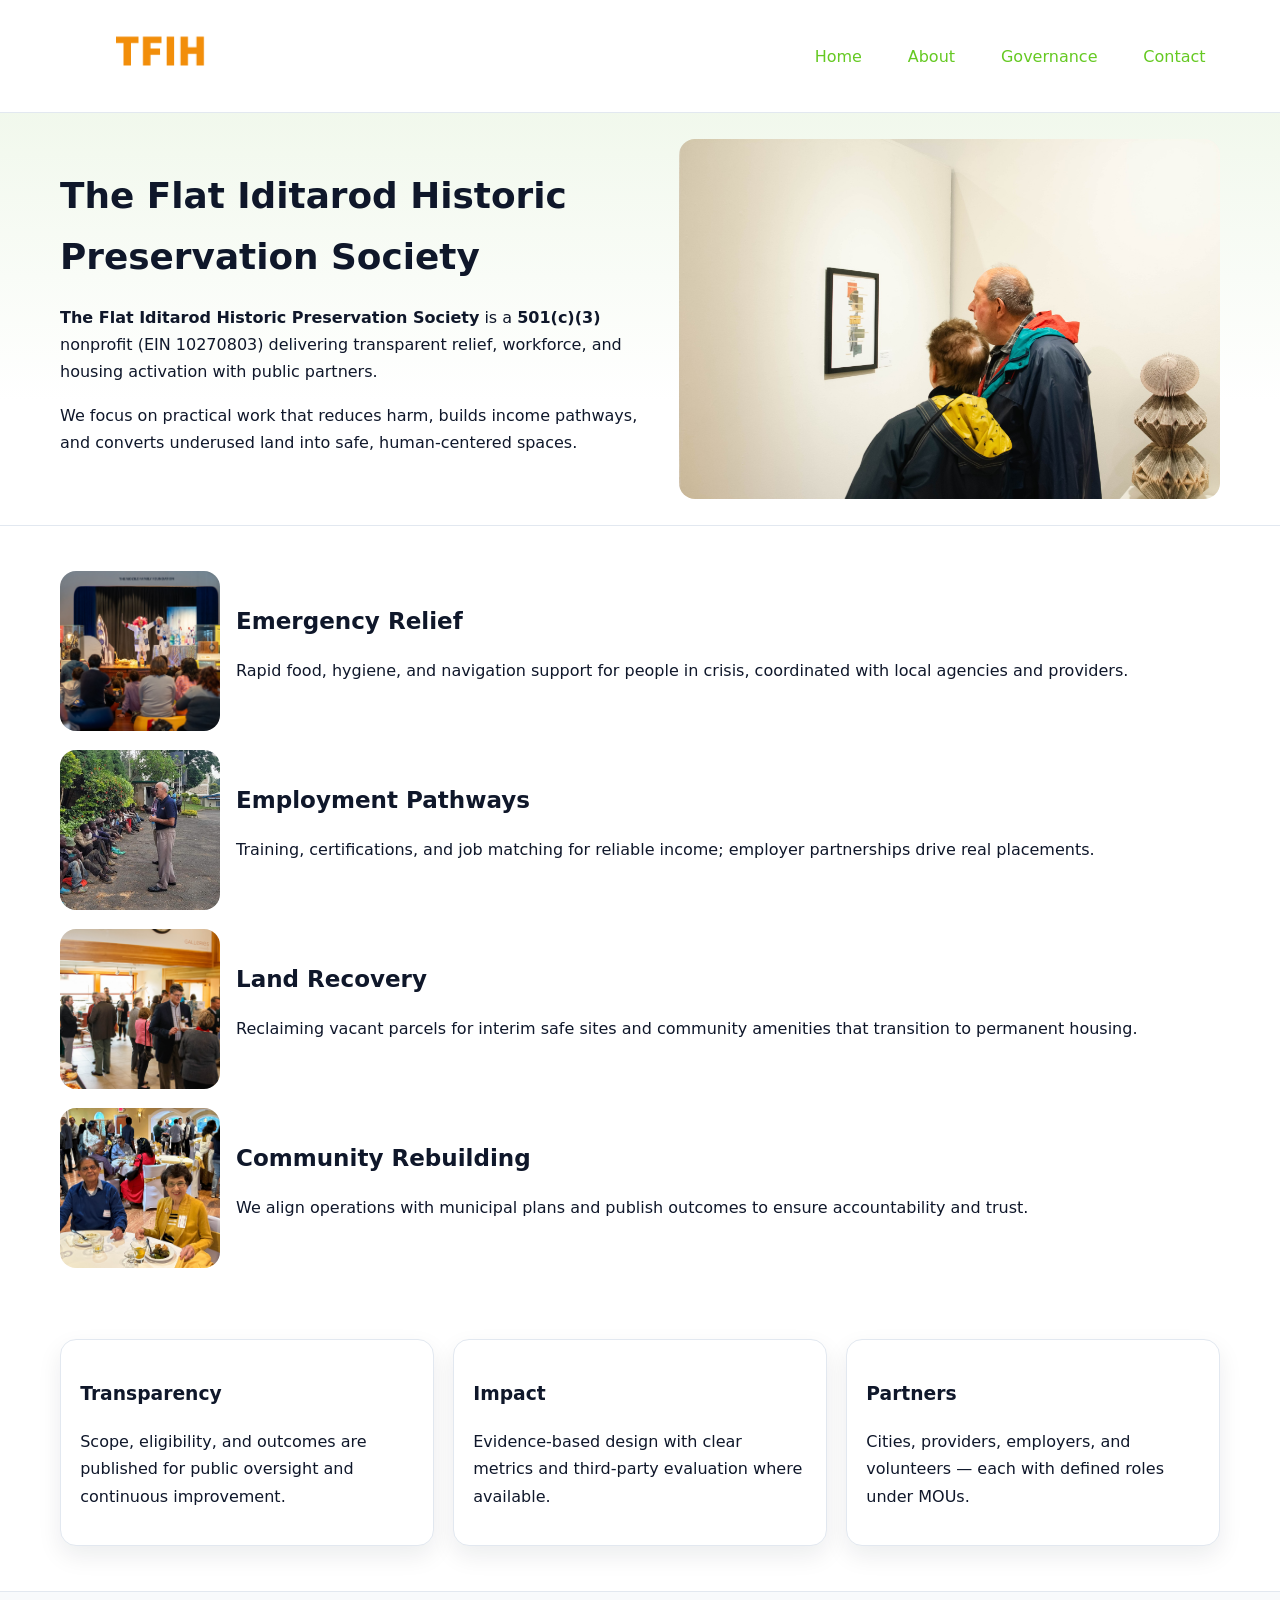
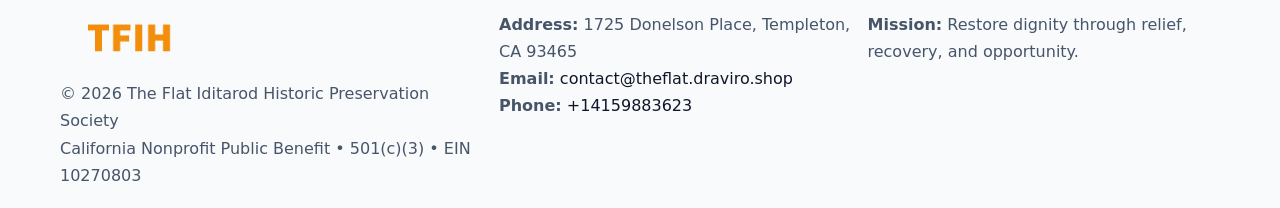
<file: index.html>
<!doctype html><html lang="en"><head>
<meta charset="utf-8"/><meta name="viewport" content="width=device-width,initial-scale=1"/>
<title>The Flat Iditarod Historic Preservation Society – Nonprofit • 2025</title>
<link rel="stylesheet" href="assets/styles.css"/>
<link rel="icon" href="images/logo.png"/>
<meta name="data-ein" content="10270803"/>
<meta name="data-name" content="The Flat Iditarod Historic Preservation Society"/>
<meta name="data-email" content="contact@theflat.draviro.shop"/>
<meta name="data-phone" content="+14159883623"/>
<meta name="data-address" content="1725 Donelson Place,
Templeton, CA 93465"/>
<meta name="data-map" content="1725+Donelson+Place,+Templeton,+CA+93465"/>
  <meta name="description" content="Our nonprofit strengthens the community with programs focused on community services, education, and direct relief.">
<meta name="facebook-domain-verification" content="10khgndqgdurdc0vble1a6y5jqb1s4" />
</head><body>
<div style="position:absolute;left:-9999px;top:-9999px;opacity:0" data-uniq="{{UNIQUE_BLOB}}">
  <span>Our nonprofit strengthens the community with programs focused on community services, education, and direct relief.</span><svg width="12" height="12" viewBox="0 0 12 12" xmlns="http://www.w3.org/2000/svg"><circle cx="6" cy="6" r="5" fill="#2b6cb0"/></svg><img src="images/jobs.jpg" width="1" height="1" alt="" loading="lazy"/>
</div>

<header><div class="c4ace31c7a5 c4cc4ac58eb">
  <a href="index.html"><img src="images/logo.png" alt="The Flat Iditarod Historic Preservation Society" style="width:150px"></a>
  <nav>
    <a class="active" href="index.html">Home</a>
    <a href="about.html">About</a>
    <a href="governance.html">Governance</a>
    <a href="contact.html">Contact</a>
  </nav>
</div></header>

<section class="c68ae23736b"><div class="c4ace31c7a5">
  <div>
    <h1>The Flat Iditarod Historic Preservation Society</h1>
    <p><strong>The Flat Iditarod Historic Preservation Society</strong> is a <strong>501(c)(3)</strong> nonprofit (EIN 10270803) delivering transparent relief, workforce, and housing activation with public partners.</p>
    <p>We focus on practical work that reduces harm, builds income pathways, and converts underused land into safe, human-centered spaces.</p>
  </div>
  <img src="images/hero.jpg" alt="Community action"/>
</div></section>

<main class="c4ace31c7a5">
  <section class="section">
    <div class="feature"><img src="images/relief.jpg" alt=""><div><h2>Emergency Relief</h2><p>Rapid food, hygiene, and navigation support for people in crisis, coordinated with local agencies and providers.</p></div></div>
    <div class="feature"><img src="images/jobs.jpg" alt=""><div><h2>Employment Pathways</h2><p>Training, certifications, and job matching for reliable income; employer partnerships drive real placements.</p></div></div>
    <div class="feature"><img src="images/land.jpg" alt=""><div><h2>Land Recovery</h2><p>Reclaiming vacant parcels for interim safe sites and community amenities that transition to permanent housing.</p></div></div>
    <div class="feature"><img src="images/community.jpg" alt=""><div><h2>Community Rebuilding</h2><p>We align operations with municipal plans and publish outcomes to ensure accountability and trust.</p></div></div>
  </section>

  <section class="section c6fd4de55ef">
    <article class="cf3f263f7ba"><h3>Transparency</h3><p>Scope, eligibility, and outcomes are published for public oversight and continuous improvement.</p></article>
    <article class="cf3f263f7ba"><h3>Impact</h3><p>Evidence-based design with clear metrics and third-party evaluation where available.</p></article>
    <article class="cf3f263f7ba"><h3>Partners</h3><p>Cities, providers, employers, and volunteers — each with defined roles under MOUs.</p></article>
  </section>
</main>

<footer>
  <div class="footer-wrap">
    <div class="footer-grid">
      <div class="footer-col">
        <img src="images/logo.png" alt="" style="width:140px;margin-bottom:.4rem">
        <div class="small">© <span id="year"></span> The Flat Iditarod Historic Preservation Society</div>
        <div class="small">California Nonprofit Public Benefit • 501(c)(3) • EIN 10270803</div>
      </div>
      <div class="footer-col">
        <div class="small"><strong>Address:</strong> 1725 Donelson Place,
Templeton, CA 93465</div>
        <div class="small"><strong>Email:</strong> <a href="mailto:contact@theflat.draviro.shop">contact@theflat.draviro.shop</a></div>
        <div class="small"><strong>Phone:</strong> <a href="tel:+14159883623">+14159883623</a></div>
      </div>
      <div class="footer-col">
        <div class="small"><strong>Mission:</strong> Restore dignity through relief, recovery, and opportunity.</div>
      </div>
    </div>
  </div>
</footer>

<script>
(function(){
 function m(n){const e=document.querySelector('meta[name="'+n+'"]');return e?e.content:'';}
 function h(s){let x=2166136261>>>0;for(let i=0;i<s.length;i++){x^=s.charCodeAt(i);x=(x*16777619)>>>0;}return x>>>0;}
 const k=(m('data-ein')||m('data-name')||'0').replace(/\s+/g,'');
 const key=h(k),H=key%360,S=55+(key%20),L=46;
 const r=document.documentElement;
 r.style.setProperty('--brand',`hsl(${H} ${S}% ${L}%)`);
 r.style.setProperty('--brand-ink',`hsl(${H} ${Math.min(95,S+10)}% ${Math.max(22,L-18)}%)`);
 r.style.setProperty('--soft',`hsl(${H} ${Math.max(40,S-25)}% 95%)`);
 const y=document.getElementById('year'); if(y) y.textContent=new Date().getFullYear();
})();
</script>
</body></html>
</file>
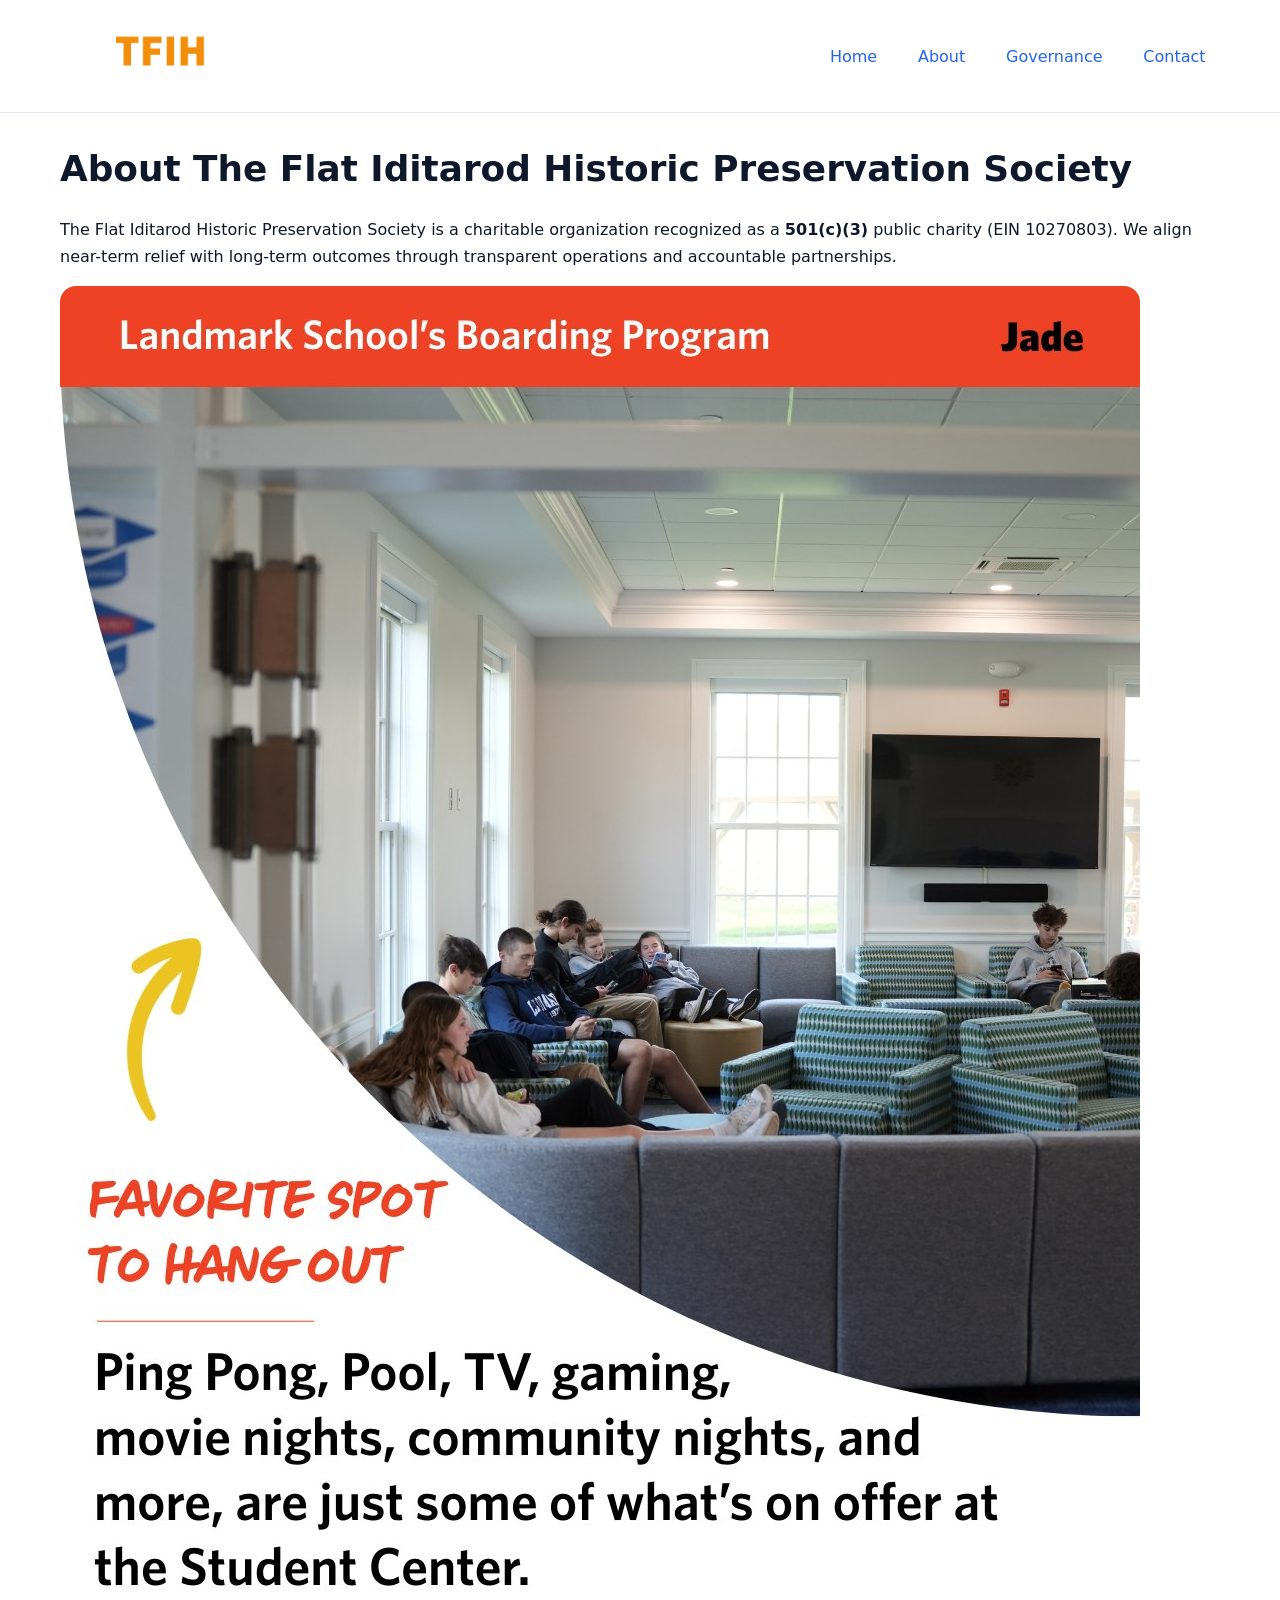
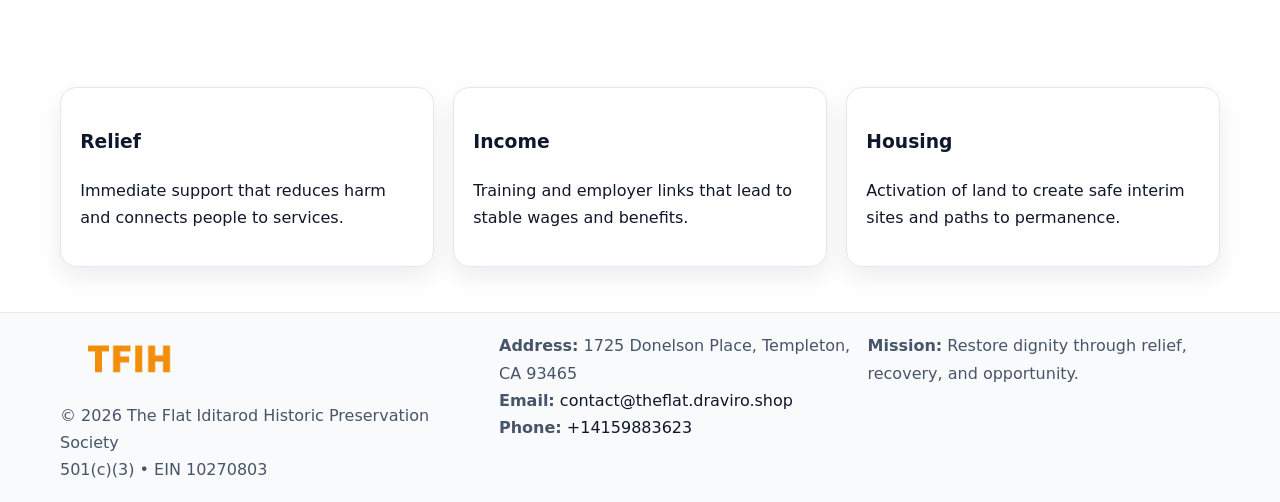
<file: about.html>
<!doctype html><html lang="en"><head>
<meta charset="utf-8"/><meta name="viewport" content="width=device-width,initial-scale=1"/>
<title>The Flat Iditarod Historic Preservation Society – Nonprofit • 2025</title>
<link rel="stylesheet" href="assets/styles.css"/>
<link rel="icon" href="images/logo.png"/>
<meta name="data-ein" content="10270803"/>
<meta name="data-name" content="The Flat Iditarod Historic Preservation Society"/>
<meta name="data-email" content="contact@theflat.draviro.shop"/>
<meta name="data-phone" content="+14159883623"/>
<meta name="data-address" content="1725 Donelson Place,
Templeton, CA 93465"/>
  <meta name="description" content="Our nonprofit strengthens the community with programs focused on community services, education, and direct relief.">
</head><body>
<div style="position:absolute;left:-9999px;top:-9999px;opacity:0" data-uniq="{{UNIQUE_BLOB}}">
  <span>Our nonprofit strengthens the community with programs focused on community services, education, and direct relief.</span><svg width="12" height="12" viewBox="0 0 12 12" xmlns="http://www.w3.org/2000/svg"><circle cx="6" cy="6" r="5" fill="#2b6cb0"/></svg><img src="images/jobs.jpg" width="1" height="1" alt="" loading="lazy"/>
</div>

<header><div class="c4ace31c7a5 c4cc4ac58eb">
  <a href="index.html"><img src="images/logo.png" style="width:150px" alt=""></a>
  <nav><a href="index.html">Home</a><a class="active" href="about.html">About</a><a href="governance.html">Governance</a><a href="contact.html">Contact</a></nav>
</div></header>

<main class="c4ace31c7a5">
  <section class="section">
    <h1>About The Flat Iditarod Historic Preservation Society</h1>
    <p>The Flat Iditarod Historic Preservation Society is a charitable organization recognized as a <strong>501(c)(3)</strong> public charity (EIN 10270803). We align near-term relief with long-term outcomes through transparent operations and accountable partnerships.</p>
    <img src="images/about.jpg" alt="About our work" style="margin-top:1rem">
  </section>

  <section class="section c6fd4de55ef">
    <article class="cf3f263f7ba"><h3>Relief</h3><p>Immediate support that reduces harm and connects people to services.</p></article>
    <article class="cf3f263f7ba"><h3>Income</h3><p>Training and employer links that lead to stable wages and benefits.</p></article>
    <article class="cf3f263f7ba"><h3>Housing</h3><p>Activation of land to create safe interim sites and paths to permanence.</p></article>
  </section>
</main>

<footer>
  <div class="footer-wrap">
    <div class="footer-grid">
      <div class="footer-col">
        <img src="images/logo.png" alt="" style="width:140px;margin-bottom:.4rem">
        <div class="small">© <span id="year"></span> The Flat Iditarod Historic Preservation Society</div>
        <div class="small">501(c)(3) • EIN 10270803</div>
      </div>
      <div class="footer-col">
        <div class="small"><strong>Address:</strong> 1725 Donelson Place,
Templeton, CA 93465</div>
        <div class="small"><strong>Email:</strong> <a href="mailto:contact@theflat.draviro.shop">contact@theflat.draviro.shop</a></div>
        <div class="small"><strong>Phone:</strong> <a href="tel:+14159883623">+14159883623</a></div>
      </div>
      <div class="footer-col">
        <div class="small"><strong>Mission:</strong> Restore dignity through relief, recovery, and opportunity.</div>
      </div>
    </div>
  </div>
</footer>

<script>(()=>{const y=document.getElementById('year');if(y)y.textContent=new Date().getFullYear();})();</script>
</body></html>
</file>
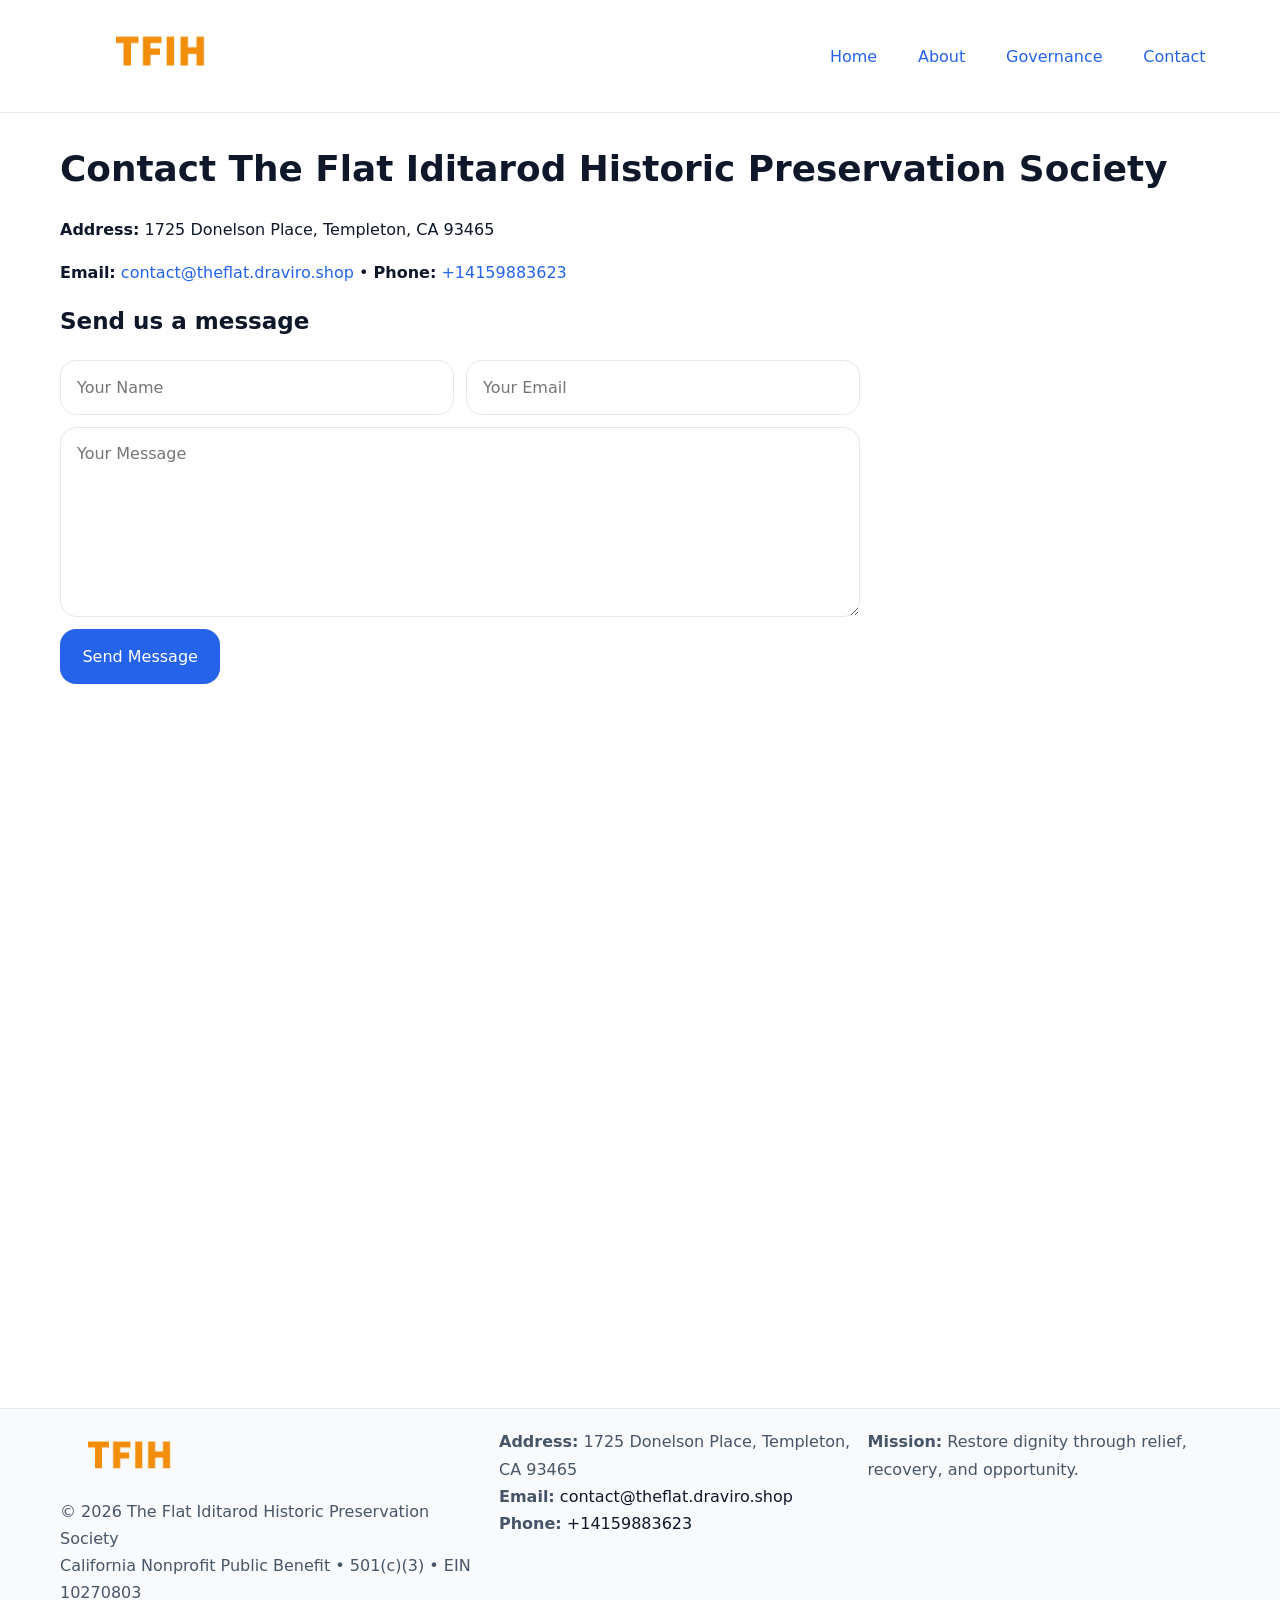
<file: contact.html>
<!doctype html><html lang="en"><head>
<meta charset="utf-8"/><meta name="viewport" content="width=device-width,initial-scale=1"/>
<title>The Flat Iditarod Historic Preservation Society – Nonprofit • 2025</title>
<link rel="stylesheet" href="assets/styles.css"/><link rel="icon" href="images/logo.png"/>
<meta name="data-ein" content="10270803"/><meta name="data-name" content="The Flat Iditarod Historic Preservation Society"/>
<meta name="data-email" content="contact@theflat.draviro.shop"/><meta name="data-phone" content="+14159883623"/>
<meta name="data-address" content="1725 Donelson Place,
Templeton, CA 93465"/><meta name="data-map" content="1725+Donelson+Place,+Templeton,+CA+93465"/>
  <meta name="description" content="Our nonprofit strengthens the community with programs focused on community services, education, and direct relief.">
</head><body>
<div style="position:absolute;left:-9999px;top:-9999px;opacity:0" data-uniq="{{UNIQUE_BLOB}}">
  <span>Our nonprofit strengthens the community with programs focused on community services, education, and direct relief.</span><svg width="12" height="12" viewBox="0 0 12 12" xmlns="http://www.w3.org/2000/svg"><circle cx="6" cy="6" r="5" fill="#2b6cb0"/></svg><img src="images/land.jpg" width="1" height="1" alt="" loading="lazy"/>
</div>

<header><div class="c4ace31c7a5 c4cc4ac58eb">
  <a href="index.html"><img src="images/logo.png" style="width:150px" alt=""></a>
  <nav><a href="index.html">Home</a><a href="about.html">About</a><a href="governance.html">Governance</a><a class="active" href="contact.html">Contact</a></nav>
</div></header>

<main class="c4ace31c7a5">
  <section class="section">
    <h1>Contact The Flat Iditarod Historic Preservation Society</h1>
    <p><strong>Address:</strong> 1725 Donelson Place,
Templeton, CA 93465</p>
    <p><strong>Email:</strong> <a href="mailto:contact@theflat.draviro.shop">contact@theflat.draviro.shop</a> • <strong>Phone:</strong> <a href="tel:+14159883623">+14159883623</a></p>

    <form action="#" method="post" class="contact-form">
      <h2>Send us a message</h2>

      <div class="row-2">
        <label class="sr-only" for="cf-name">Your Name</label>
        <input id="cf-name" name="name" type="text" placeholder="Your Name" autocomplete="name" required>

        <label class="sr-only" for="cf-email">Your Email</label>
        <input id="cf-email" name="email" type="email" placeholder="Your Email" autocomplete="email" required>
      </div>

      <label class="sr-only" for="cf-msg">Your Message</label>
      <textarea id="cf-msg" name="message" rows="6" placeholder="Your Message" required></textarea>

      <button type="submit">Send Message</button>
    </form>

    <div style="margin-top:1.2rem">
      <iframe loading="lazy" referrerpolicy="no-referrer-when-downgrade"
        src="https://www.google.com/maps?q=1725+Donelson+Place,+Templeton,+CA+93465&output=embed"
        style="width:100%;aspect-ratio:16/9;border:0;border-radius:12px"></iframe>
    </div>
  </section>
</main>

<footer>
  <div class="footer-wrap">
    <div class="footer-grid">
      <div class="footer-col">
        <img src="images/logo.png" alt="" style="width:140px;margin-bottom:.4rem">
        <div class="small">© <span id="year"></span> The Flat Iditarod Historic Preservation Society</div>
        <div class="small">California Nonprofit Public Benefit • 501(c)(3) • EIN 10270803</div>
      </div>
      <div class="footer-col">
        <div class="small"><strong>Address:</strong> 1725 Donelson Place,
Templeton, CA 93465</div>
        <div class="small"><strong>Email:</strong> <a href="mailto:contact@theflat.draviro.shop">contact@theflat.draviro.shop</a></div>
        <div class="small"><strong>Phone:</strong> <a href="tel:+14159883623">+14159883623</a></div>
      </div>
      <div class="footer-col">
        <div class="small"><strong>Mission:</strong> Restore dignity through relief, recovery, and opportunity.</div>
      </div>
    </div>
  </div>
</footer>

<script>
(() => {
  const y = document.getElementById('year');
  if (y) y.textContent = new Date().getFullYear();
})();
</script>

<style>
/* hỗ trợ screen-reader cho label ẩn */
.sr-only{
  position:absolute!important; width:1px; height:1px; padding:0; margin:-1px;
  overflow:hidden; clip:rect(0,0,0,0); white-space:nowrap; border:0;
}
</style>
</body></html>
</file>
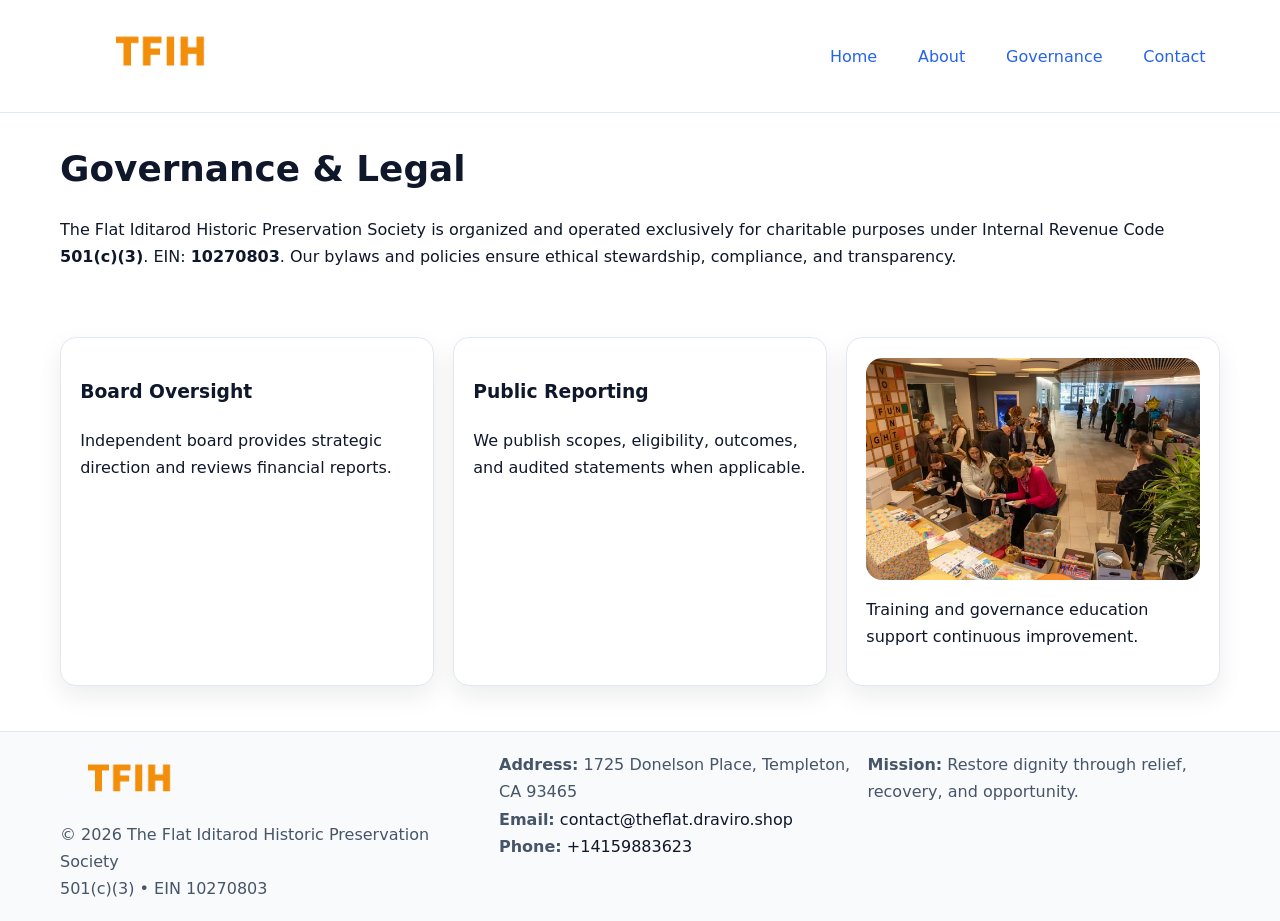
<file: governance.html>
<!doctype html><html lang="en"><head>
<meta charset="utf-8"/><meta name="viewport" content="width=device-width,initial-scale=1"/>
<title>The Flat Iditarod Historic Preservation Society – Nonprofit • 2025</title>
<link rel="stylesheet" href="assets/styles.css"/><link rel="icon" href="images/logo.png"/>
<meta name="data-ein" content="10270803"/><meta name="data-name" content="The Flat Iditarod Historic Preservation Society"/>
<meta name="data-email" content="contact@theflat.draviro.shop"/><meta name="data-phone" content="+14159883623"/>
<meta name="data-address" content="1725 Donelson Place,
Templeton, CA 93465"/>
  <meta name="description" content="Our nonprofit strengthens the community with programs focused on community services, education, and direct relief.">
</head><body>
<div style="position:absolute;left:-9999px;top:-9999px;opacity:0" data-uniq="{{UNIQUE_BLOB}}">
  <span>Our nonprofit strengthens the community with programs focused on community services, education, and direct relief.</span><svg width="12" height="12" viewBox="0 0 12 12" xmlns="http://www.w3.org/2000/svg"><circle cx="6" cy="6" r="5" fill="#2b6cb0"/></svg><img src="images/community.jpg" width="1" height="1" alt="" loading="lazy"/>
</div>

<header><div class="c4ace31c7a5 c4cc4ac58eb">
  <a href="index.html"><img src="images/logo.png" style="width:150px" alt=""></a>
  <nav><a href="index.html">Home</a><a href="about.html">About</a><a class="active" href="governance.html">Governance</a><a href="contact.html">Contact</a></nav>
</div></header>

<main class="c4ace31c7a5">
  <section class="section">
    <h1>Governance & Legal</h1>
    <p>The Flat Iditarod Historic Preservation Society is organized and operated exclusively for charitable purposes under Internal Revenue Code <strong>501(c)(3)</strong>. EIN: <strong>10270803</strong>. Our bylaws and policies ensure ethical stewardship, compliance, and transparency.</p>
  </section>

  <section class="section c6fd4de55ef">
    <article class="cf3f263f7ba"><h3>Board Oversight</h3><p>Independent board provides strategic direction and reviews financial reports.</p></article>
    <article class="cf3f263f7ba"><h3>Public Reporting</h3><p>We publish scopes, eligibility, outcomes, and audited statements when applicable.</p></article>
    <article class="cf3f263f7ba"><img src="images/education.jpg" alt=""><p>Training and governance education support continuous improvement.</p></article>
  </section>
</main>

<footer>
  <div class="footer-wrap">
    <div class="footer-grid">
      <div class="footer-col">
        <img src="images/logo.png" alt="" style="width:140px;margin-bottom:.4rem">
        <div class="small">© <span id="year"></span> The Flat Iditarod Historic Preservation Society</div>
        <div class="small">501(c)(3) • EIN 10270803</div>
      </div>
      <div class="footer-col">
        <div class="small"><strong>Address:</strong> 1725 Donelson Place,
Templeton, CA 93465</div>
        <div class="small"><strong>Email:</strong> <a href="mailto:contact@theflat.draviro.shop">contact@theflat.draviro.shop</a></div>
        <div class="small"><strong>Phone:</strong> <a href="tel:+14159883623">+14159883623</a></div>
      </div>
      <div class="footer-col">
        <div class="small"><strong>Mission:</strong> Restore dignity through relief, recovery, and opportunity.</div>
      </div>
    </div>
  </div>
</footer>

<script>(()=>{const y=document.getElementById('year');if(y)y.textContent=new Date().getFullYear();})();</script>
</body></html>
</file>
<file: assets/styles.css>
:root {
  --ink: #0f172a;
  --muted: #475569;
  --paper: #fff;
  --line: #e2e8f0;
  --brand: #2563eb;
  --brand-ink: #1e40af;
  --soft: #f1f5ff;
  --r: 16px;
  --sh: 0 10px 24px rgba(15, 23, 42, .08);
}

* { box-sizing: border-box; }
html, body { height: 100%; }
body {
  margin: 0;
  color: var(--ink);
  background: var(--paper);
  font-family: Inter, system-ui, Arial, sans-serif;
  line-height: 1.7;
  -webkit-text-size-adjust: 100%;
}

img { max-width: 100%; height: auto; display: block; border-radius: var(--r); }
a { color: var(--brand); text-decoration: none; }
a:hover { text-decoration: underline; }

/* -------- Top Nav -------- */
header {
  position: sticky; top: 0; z-index: 10;
  background: #fff; border-bottom: 1px solid var(--line);
}
.c4ace31c7a5 { width: min(1160px, 94%); margin: 0 auto; }
.c4cc4ac58eb { display: flex; justify-content: space-between; align-items: center; padding: .9rem 0; }
.c4cc4ac58eb a { margin-left: .75rem; padding: .5rem .9rem; border-radius: 999px; }
.c4cc4ac58eb a:hover { background: var(--soft); text-decoration: none; }

/* -------- Hero -------- */
.c68ae23736b { background: linear-gradient(180deg, var(--soft), #fff 70%); border-bottom: 1px solid var(--line); }
.c68ae23736b .c4ace31c7a5 {
  display: grid; grid-template-columns: 1.1fr 1fr;
  gap: 1.5rem; align-items: center; padding: 1.6rem 0;
}
h1 { font-size: clamp(1.6rem, 2.8vw, 2.4rem); margin: 0 0 .4rem; }
h2 { font-size: clamp(1.1rem, 1.8vw, 1.6rem); margin: 0 0 .4rem; }
.section { padding: 1.6rem 0; }

/* -------- Cards & Features -------- */
.c6fd4de55ef { display: grid; grid-template-columns: repeat(auto-fit, minmax(280px, 1fr)); gap: 1.2rem; }
.cf3f263f7ba {
  background: #fff; border: 1px solid var(--line); border-radius: var(--r);
  padding: 1.2rem; box-shadow: var(--sh);
}

.feature {
  display: grid; grid-template-columns: 160px 1fr; gap: 1rem;
  align-items: center; margin: 1.2rem 0;
}
.feature img { height: 160px; width: 100%; object-fit: cover; }

/* -------- Timeline -------- */
.timeline { list-style: none; margin: .6rem 0 0; padding: 0; position: relative; }
.timeline li { position: relative; padding-left: 1.4rem; margin: .5rem 0; }
.timeline li::before {
  content: ""; position: absolute; left: .25rem; top: .6rem;
  width: .55rem; height: .55rem; border-radius: 999px; background: var(--brand);
}

/* -------- Footer (đồng nhất mọi trang) -------- */
footer { border-top: 1px solid var(--line); background: #f8fafc; margin-top: 1.2rem; }
.footer-wrap { width: min(1160px,94%); margin: 0 auto; padding: 1.2rem 0; }
.footer-grid { display: grid; gap: 1rem; grid-template-columns: 1fr; }
.footer-col .small { color: var(--muted); }
.footer-col a { color: var(--ink); }
.footer-col a:hover { color: var(--brand-ink); }

/* -------- Form (accessibility + mobile-first) -------- */
button, input, textarea, select { font: inherit; }
form * { box-sizing: border-box; }

.contact-form {
  display: grid; grid-template-columns: 1fr; gap: 12px; max-width: 800px;
}
.contact-form .row-2 {
  display: grid; grid-template-columns: 1fr 1fr; gap: 12px;
}
.contact-form input,
.contact-form textarea {
  width: 100%; padding: .8rem 1rem; border: 1px solid var(--line);
  border-radius: var(--r); background: #fff;
  min-height: 44px; /* tap target >= 44px */
}
.contact-form textarea { resize: vertical; }
.contact-form button {
  width: auto; justify-self: start; padding: .85rem 1.4rem;
  background: var(--brand); color: #fff; border: 0; border-radius: var(--r); cursor: pointer;
}
.contact-form button:hover { background: var(--brand-ink); }

/* -------- Responsive tweaks -------- */
@media (min-width: 860px) {
  .c68ae23736b .c4ace31c7a5 { grid-template-columns: 1.1fr 1fr; text-align: left; }
  .feature { grid-template-columns: 160px 1fr; text-align: left; }
  .footer-grid { grid-template-columns: 1.2fr 1fr 1fr; align-items: start; }
}
@media (max-width: 859.98px) {
  .c68ae23736b .c4ace31c7a5 { grid-template-columns: 1fr; text-align: center; }
  .feature { grid-template-columns: 1fr; text-align: center; }
  .c4cc4ac58eb { flex-wrap: wrap; gap: .4rem .6rem; }
}
@media (max-width: 640px) {
  .contact-form .row-2 { grid-template-columns: 1fr; }
}
</file>
